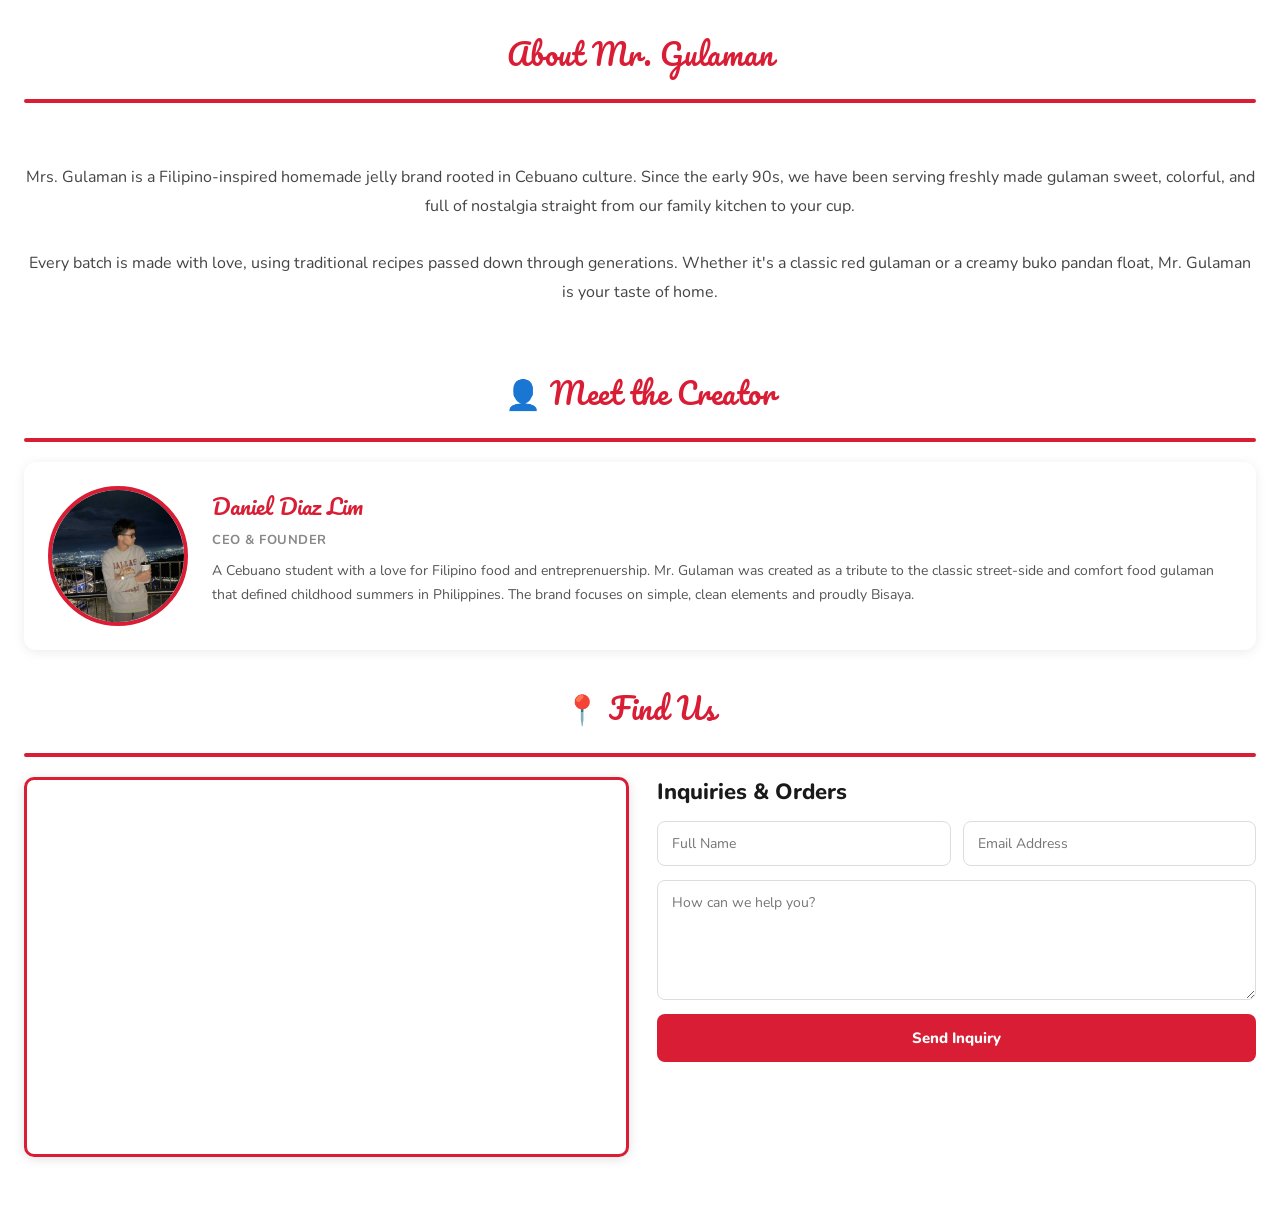
<file: about.html>
<!DOCTYPE html>
<html lang="en">
<head>
    <meta charset="UTF-8">
    <meta name="viewport" content="width=device-width, initial-scale=1.0">
    <link href="https://fonts.googleapis.com/css2?family=Nunito:wght@400;600;700;800&family=Pacifico&display=swap" rel="stylesheet">
    <link rel="stylesheet" href="stylehome.css">
    <title>About – Mr. Gulaman</title>

</head>
<body>

<!-- About / Introduction -->
    <p class="section-title">About Mr. Gulaman</p>
    <div class="divider"></div>

    <p class="about-text">
        Mrs. Gulaman is a Filipino-inspired homemade jelly brand rooted in Cebuano culture.
        Since the early 90s, we have been serving freshly made gulaman sweet, colorful,
        and full of nostalgia straight from our family kitchen to your cup.
        <br><br>
        Every batch is made with love, using traditional recipes passed down through generations.
        Whether it's a classic red gulaman or a creamy buko pandan float, Mr. Gulaman is
        your taste of home.
    </p>

<!-- Creator Section -->
    <p class="section-title">👤 Meet the Creator</p>
    <div class="divider"></div>

    <div class="creator-section">

        <img class="creator-photo" src="images/topspfp_Daniel.jpeg" alt="Dan Lim">

        <div class="creator-info">
            <span class="creator-name">Daniel Diaz Lim</span>
            <span class="creator-role">CEO & Founder</span>
            <p class="creator-bio">
                A Cebuano student with a love for Filipino food and entreprenuership.
                Mr. Gulaman was created as a tribute to the classic street-side
                and comfort food gulaman that defined childhood summers in Philippines.
                The brand focuses on simple, clean elements and proudly Bisaya.
            </p>
        </div>
    </div>

<!-- Location + Inquiries Section -->
<p class="section-title">📍 Find Us</p>
<div class="divider"></div>

<div class="map-contact-row">

<!-- LEFT: Map -->
    <div class="map-wrapper">
        <iframe
            src="https://www.google.com/maps/embed?pb=!1m18!1m12!1m3!1d62787.96788846428!2d123.8503848!3d10.3156992!2m3!1f0!2f0!3f0!3m2!1i1024!2i768!4f13.1!3m3!1m2!1s0x33a999258be87b71%3A0x5b8b9e2e1e1e1e1e!2sCebu%20City%2C%20Cebu!5e0!3m2!1sen!2sph!4v1700000000000"
            width="100%"
            height="100%"
            style="border:0; display:block;"
            allowfullscreen=""
            loading="lazy"
            referrerpolicy="no-referrer-when-downgrade">
        </iframe>
    </div>

<!-- RIGHT: Inquiry Form -->
        <div class="inquiry-box">
            <h2 class="inquiry-title">Inquiries & Orders</h2>

            <div class="inquiry-row">
                <input class="inquiry-input" type="text" placeholder="Full Name">
                <input class="inquiry-input" type="email" placeholder="Email Address">
            </div>

            <textarea class="inquiry-textarea" placeholder="How can we help you?"></textarea>

            <button class="inquiry-btn">Send Inquiry</button>
        </div>
    </div>

</body>
</html>
</file>
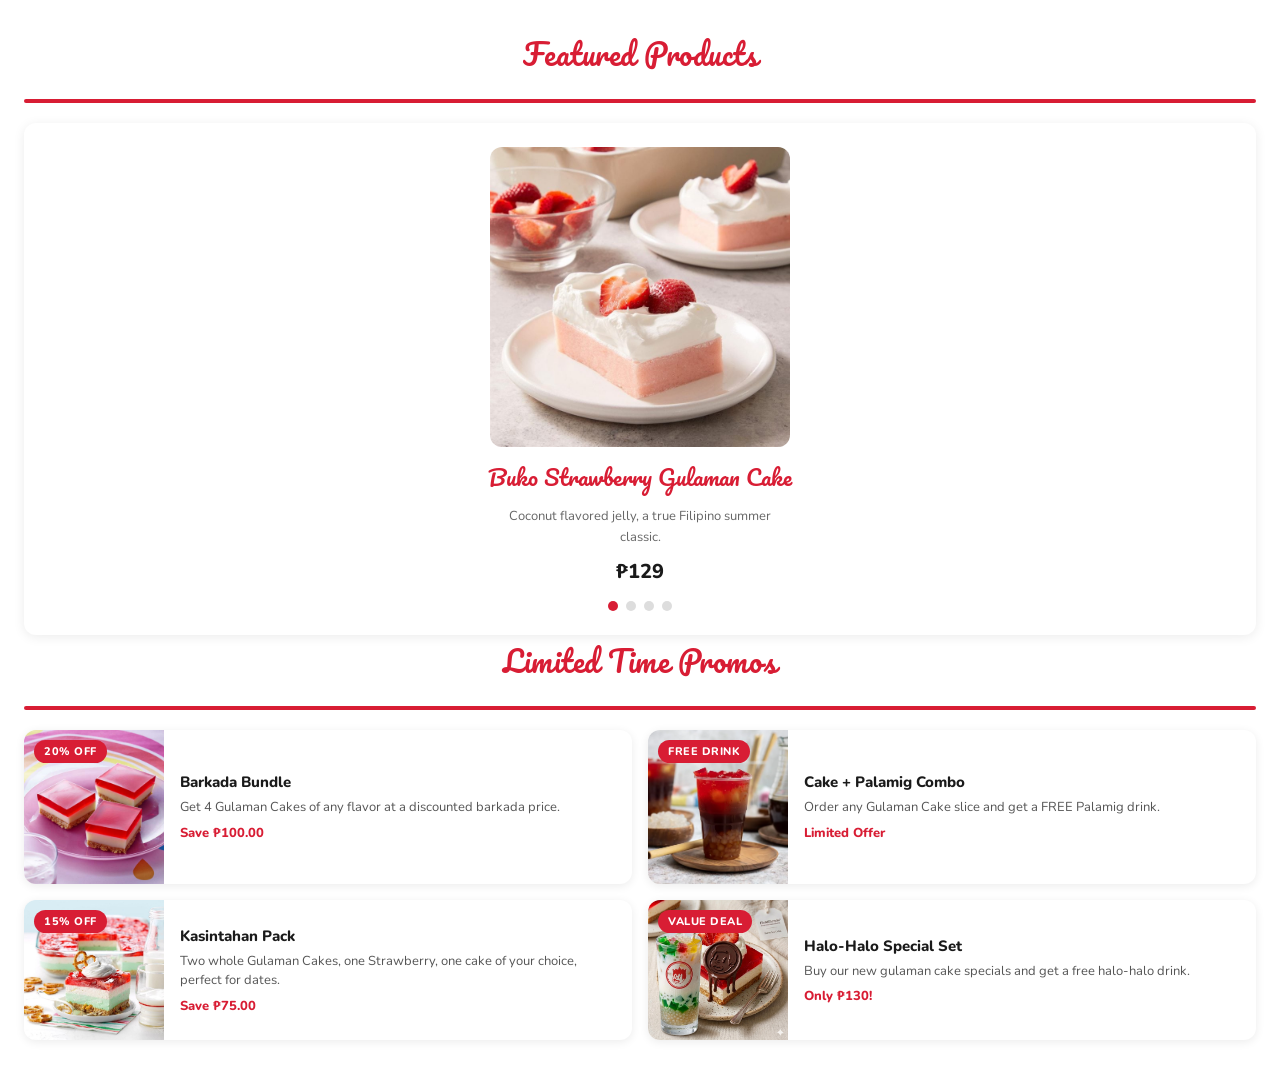
<file: home.html>
<!DOCTYPE html>
<html lang="en">
<head>
    <meta charset="UTF-8">
    <meta name="viewport" content="width=device-width, initial-scale=1.0">
    <link href="https://fonts.googleapis.com/css2?family=Nunito:wght@400;600;700;800&family=Pacifico&display=swap" rel="stylesheet">
    <link rel="stylesheet" href="stylehome.css">
    <title>Home – Mr. Gulaman</title>
</head>
<body>

    <!-- Featured Products Spotlight -->
    <p class="section-title">Featured Products</p>
    <div class="divider"></div>

    <div class="spotlight-wrapper">

        <div class="featured-card active" id="card-0">
            <img class="cycle-logo" src="images/gulaman3.jpg" width="100%" height="100%">
            <span class="product-name">Buko Strawberry Gulaman Cake</span>
            <p class="product-desc">Coconut flavored jelly, a true Filipino summer classic.</p>
            <span class="product-price">₱129</span>
        </div>

        <div class="featured-card" id="card-1">
            <img class="cycle-logo" src="images/featured1.png" width="100%" height="100%">
            <span class="product-name">Strawberry Gulaman Cake w/ Halo2x Drink</span>
            <p class="product-desc">Gulaman soaked in sweet strawberry base, creamy and indulgent. Paired with our signature Gulaman Drink.</p>
            <span class="product-price">₱149</span>
        </div>

        <div class="featured-card" id="card-2">
            <img class="cycle-logo" src="images/gulaman1.jpg" width="100%" height="100%">
            <span class="product-name">Classic Red Gulaman</span>
            <p class="product-desc">Strawberry flavored jelly, a true Filipino summer classic.</p>
            <span class="product-price">₱200</span>
        </div>

        <div class="featured-card" id="card-3">
            <img class="cycle-logo" src="images/samalamig.png" width="100%" height="100%">
            <span class="product-name">Samalamig</span>
            <p class="product-desc">Cold gulaman drink with sugar syrup, the perfect street-side refresher.</p>
            <span class="product-price">₱99</span>
        </div>

        <div class="dots">
            <div class="dot active" id="dot-0"></div>
            <div class="dot" id="dot-1"></div>
            <div class="dot" id="dot-2"></div>
            <div class="dot" id="dot-3"></div>
        </div>
    </div>

    <!-- Promos Section -->
    <p class="section-title">Limited Time Promos</p>
    <div class="divider"></div>

    <div class="promo-grid">

        <div class="promo-card">
            <div class="promo-img-wrap">
                <img src="images/feautured2_barkada.jpg" alt="Barkada Bundle">
                <span class="promo-tag">20% OFF</span>
            </div>
            <div class="promo-info">
                <h3>Barkada Bundle</h3>
                <p>Get 4 Gulaman Cakes of any flavor at a discounted barkada price.</p>
                <span class="promo-highlight">Save ₱100.00</span>
            </div>
        </div>

        <div class="promo-card">
            <div class="promo-img-wrap">
                <img src="images/samalamig.png" alt="Free Drink Promo">
                <span class="promo-tag">FREE DRINK</span>
            </div>
            <div class="promo-info">
                <h3>Cake + Palamig Combo</h3>
                <p>Order any Gulaman Cake slice and get a FREE Palamig drink.</p>
                <span class="promo-highlight">Limited Offer</span>
            </div>
        </div>

        <div class="promo-card">
            <div class="promo-img-wrap">
                <img src="images/gulaman7.jpg" alt="Fiesta Pack">
                <span class="promo-tag">15% OFF</span>
            </div>
            <div class="promo-info">
                <h3>Kasintahan Pack</h3>
                <p>Two whole Gulaman Cakes, one Strawberry, one cake of your choice, perfect for dates.</p>
                <span class="promo-highlight">Save ₱75.00</span>
            </div>
        </div>

        <div class="promo-card">
            <div class="promo-img-wrap">
                <img src="images/featured1.png" alt="Halo-Halo Deal">
                <span class="promo-tag">VALUE DEAL</span>
            </div>
            <div class="promo-info">
                <h3>Halo-Halo Special Set</h3>
                <p>Buy our new gulaman cake specials and get a free halo-halo drink.</p>
                <span class="promo-highlight">Only ₱130!</span>
            </div>
        </div>

    </div>

    <script src="script.js"></script>

</body>
</html>
</file>
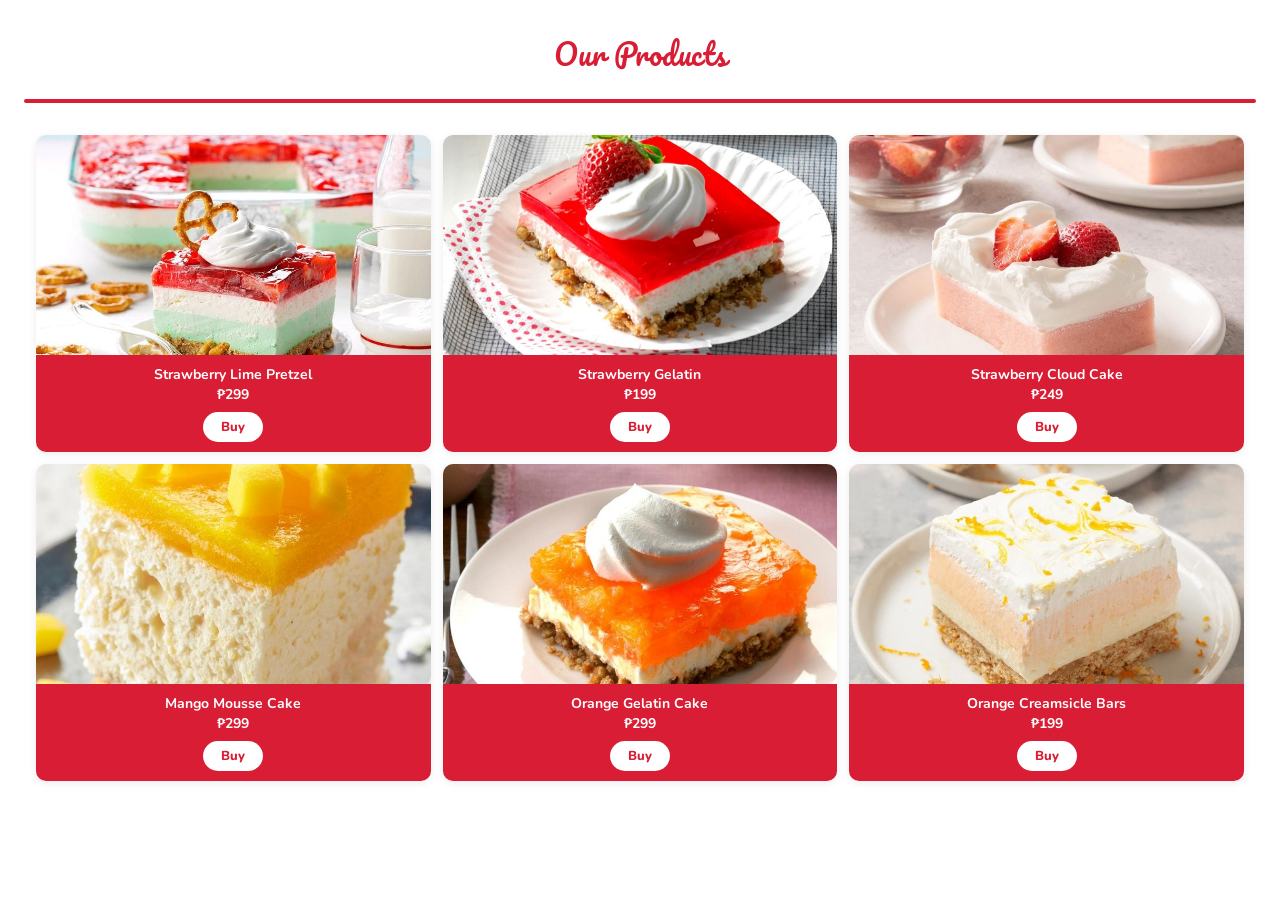
<file: products.html>
<!DOCTYPE html>
<html lang="en">
    <head>
        <meta charset="UTF-8">
        <meta name="viewport" content="width=device-width, initial-scale=1.0">
        <link href="https://fonts.googleapis.com/css2?family=Nunito:wght@400;600;700;800&family=Pacifico&display=swap" rel="stylesheet">
        <link rel="stylesheet" href="stylehome.css">
        <link rel="stylesheet" href="products.css">
        <title>Products – Mr. Gulaman</title>
    </head>
<body>

    <p class="section-title">Our Products</p>
    <div class="divider"></div>

    <table class="grid-table">
        <tr>
            <td class="product-cell">
                <img src="images/gulaman7.jpg" alt="Strawberry Lime Pretzel">
                <div class="info-cell">
                    <p>Strawberry Lime Pretzel<br>₱299</p>
                    <button type="button" class="buy-btn">Buy</button>
                </div>
            </td>
            <td class="product-cell">
                <img src="images/gulaman2.jpg" alt="Strawberry Gelatin">
                <div class="info-cell">
                    <p>Strawberry Gelatin<br>₱199</p>
                    <button type="button" class="buy-btn">Buy</button>
                </div>
            </td>
            <td class="product-cell">
                <img src="images/gulaman3.jpg" alt="Strawberry Cloud Cake">
                <div class="info-cell">
                    <p>Strawberry Cloud Cake<br>₱249</p>
                    <button type="button" class="buy-btn">Buy</button>
                </div>
            </td>
        </tr>
        <tr>
            <td class="product-cell">
                <img src="images/gulaman4.jpg" alt="Mango Mousse Cake">
                <div class="info-cell">
                    <p>Mango Mousse Cake<br>₱299</p>
                    <button type="button" class="buy-btn">Buy</button>
                </div>
            </td>
            <td class="product-cell">
                <img src="images/gulaman5.jpg" alt="Orange Gelatin Cake">
                <div class="info-cell">
                    <p>Orange Gelatin Cake<br>₱299</p>
                    <button type="button" class="buy-btn">Buy</button>
                </div>
            </td>
            <td class="product-cell">
                <img src="images/gulaman6.jpg" alt="Orange Creamsicle Bars">
                <div class="info-cell">
                    <p>Orange Creamsicle Bars<br>₱199</p>
                    <button type="button" class="buy-btn">Buy</button>
                </div>
            </td>
        </tr>
    </table>

</body>
</html>
</file>
<file: stylehome.css>
/* ===============================
   stylehome.css  —  Mr. Gulaman
   =============================== */

* {
    box-sizing: border-box;
    margin: 0;
    padding: 0;
}

body {
    font-family: 'Nunito', sans-serif;
    background-color: #ffffff;
    color: #1a1a1a;
    padding: 28px 24px;
}

.section-title {
    font-family: 'Pacifico', cursive;
    font-size: 29px;
    color: #D81D34;
    margin-bottom: 18px;
    letter-spacing: 0.5px;
    justify-content: center;
    display: flex;
}

.divider {
    width: 100%;
    max-width: 1840px;
    height: 4px;
    background-color: #D81D34;
    border-radius: 4px;
    margin: 20px auto;
    display: flex;
    justify-content: center;
    align-items: center;
}

/* ========================
   PRODUCT TABLE
   ======================== */
.product-table {
    width: 100%;
    border-collapse: collapse;
    background-color: #FFFFFF;
    border-radius: 10px;
    overflow: hidden;
    box-shadow: 0 2px 12px rgba(0,0,0,0.08);
}

.product-table thead {
    background-color: #D81D34;
    color: #FFFFFF;
}

.product-table th {
    padding: 14px 20px;
    font-size: 15px;
    font-weight: 800;
    letter-spacing: 0.5px;
    text-align: left;
}

.product-table td {
    padding: 14px 20px;
    font-size: 14px;
    font-weight: 600;
    border-bottom: 1px solid #f0e8e0;
    vertical-align: middle;
}

.product-table tbody tr:nth-child(even) {
    background-color: #fff3ed;
}

.product-table tbody tr {
    transition: background-color 0.2s ease;
}

.product-table tbody tr:hover {
    background-color: #ffe0e4;
}

.product-table .price {
    font-size: 15px;
    font-weight: 800;
    color: #D81D34;
}

/* ========================
   PROMO BADGE
   ======================== */
.promo-badge {
    display: inline-block;
    background-color: #D81D34;
    color: #FFFFFF;
    font-size: 12px;
    font-weight: 800;
    padding: 3px 10px;
    border-radius: 20px;
    letter-spacing: 0.5px;
    margin-bottom: 6px;
}

/* ========================
   HERO BANNER
   ======================== */
.hero {
    background-color: #D81D34;
    color: white;
    border-radius: 12px;
    padding: 32px 28px;
    margin-bottom: 32px;
    text-align: center;
}

.hero h1 {
    font-family: 'Pacifico', cursive;
    font-size: 30px;
    margin-bottom: 8px;
}

.hero p {
    font-size: 15px;
    opacity: 0.9;
    line-height: 1.6;
}

.hero-emoji {
    width: 200px;
    height: 200px;
    font-size: 48px;
    display: block;
    margin-bottom: 10px;
}

/* ========================
   PROMO GRID (home.html)
   ======================== */
.promo-grid {
    display: grid;
    grid-template-columns: 1fr 1fr;
    gap: 16px;
    margin-top: 20px;
}

/* Each promo card: image left, text right */
.promo-card {
    display: flex;
    background: white;
    border-radius: 12px;
    box-shadow: 0 2px 10px rgba(0,0,0,0.08);
    overflow: hidden;
    transition: transform 0.2s ease, box-shadow 0.2s ease;
}

.promo-card:hover {
    transform: translateY(-4px);
    box-shadow: 0 8px 20px rgba(0,0,0,0.12);
}

/* Image wrapper — holds image + badge together */
.promo-img-wrap {
    position: relative;
    width: 140px;
    flex-shrink: 0;
}

.promo-img-wrap img {
    width: 100%;
    height: 100%;
    object-fit: cover;
    display: block;
}

/* Badge on top of image */
.promo-tag {
    position: absolute;
    top: 10px;
    left: 10px;
    background-color: #D81D34;
    color: white;
    font-family: 'Nunito', sans-serif;
    font-size: 11px;
    font-weight: 800;
    padding: 4px 10px;
    border-radius: 20px;
    letter-spacing: 0.5px;
}

/* Text side of the card */
.promo-info {
    padding: 16px;
    display: flex;
    flex-direction: column;
    justify-content: center;
    gap: 6px;
}

.promo-info h3 {
    font-size: 15px;
    font-weight: 800;
    color: #1a1a1a;
}

.promo-info p {
    font-size: 13px;
    color: #555;
    line-height: 1.5;
}

.promo-highlight {
    font-size: 13px;
    font-weight: 800;
    color: #D81D34;
}

/* ========================
   FEATURED PRODUCT SPOTLIGHT
   ======================== */
.cycle-logo {
    width: 300px;
    height: auto;
    max-height: 300px;
    border-radius: 12px;
    animation: bounce 1s ease 0.5s both;
}

.promo-logo {
    font-size: 42px;
    width: 500px;
    height: 500px;
    padding: 10px;
    border-radius: 90px;
    line-height: 1;
    animation: bounce 1s ease 0.5s both;
}

.spotlight-wrapper {
    background: white;
    border-radius: 12px;
    padding: 24px 20px;
    box-shadow: 0 2px 12px rgba(0,0,0,0.08);
    text-align: center;
    min-height: 100px;
}

.featured-card {
    display: none;
    flex-direction: column;
    align-items: center;
    gap: 10px;
    animation: fadeIn 0.6s ease;
}

.featured-card.active {
    display: flex;
}

@keyframes fadeIn {
    from { opacity: 0; transform: translateY(10px); }
    to   { opacity: 1; transform: translateY(0); }
}

.featured-card .product-emoji {
    font-size: 64px;
}

.featured-card .product-name {
    font-family: 'Pacifico', cursive;
    font-size: 22px;
    color: #D81D34;
}

.featured-card .product-desc {
    font-size: 13px;
    color: #666;
    max-width: 280px;
    line-height: 1.6;
}

.featured-card .product-price {
    font-size: 20px;
    font-weight: 800;
    color: #1a1a1a;
}

/* Dot indicators */
.dots {
    display: flex;
    justify-content: center;
    gap: 8px;
    margin-top: 16px;
}

.dot {
    width: 10px;
    height: 10px;
    border-radius: 50%;
    background: #ddd;
    transition: background 0.3s ease;
}

.dot.active {
    background: #D81D34;
}

/* ========================
   ABOUT PAGE
   ======================== */
.about-text {
    text-align: center;
    font-size: medium;
    margin: 0 auto;
    margin-bottom: 60px;
    margin-top: 60px;
    line-height: 1.8;
    color: #444;
}

.creator-section {
    display: flex;
    align-items: flex-start;
    gap: 24px;
    background-color: white;
    border-radius: 12px;
    padding: 24px;
    box-shadow: 0 2px 12px rgba(0,0,0,0.08);
    margin-bottom: 32px;
}

.creator-photo {
    width: 140px;
    height: 140px;
    object-fit: cover;
    border-radius: 50%;
    border: 4px solid #D81D34;
    flex-shrink: 0;
}

.creator-info {
    display: flex;
    flex-direction: column;
    justify-content: center;
}

.creator-name {
    font-family: 'Pacifico', cursive;
    font-size: 22px;
    color: #D81D34;
    margin-bottom: 6px;
}

.creator-role {
    font-size: 13px;
    font-weight: 700;
    color: #888;
    letter-spacing: 0.5px;
    margin-bottom: 10px;
    text-transform: uppercase;
}

.creator-bio {
    font-size: 14px;
    color: #555;
    line-height: 1.7;
}

/* Map + Inquiry side by side */
.map-contact-row {
    display: flex;
    gap: 28px;
    align-items: stretch;
    margin-bottom: 32px;
}

.map-wrapper {
    flex: 1;
    min-height: 380px;
    border-radius: 10px;
    overflow: hidden;
    box-shadow: 0 2px 12px rgba(0,0,0,0.12);
    border: 3px solid #D81D34;
}

.inquiry-box {
    flex: 1;
    display: flex;
    flex-direction: column;
    gap: 14px;
}

.inquiry-title {
    font-family: 'Nunito', sans-serif;
    font-size: 22px;
    font-weight: 800;
    color: #1a1a1a;
}

.inquiry-row {
    display: flex;
    gap: 12px;
}

.inquiry-input {
    flex: 1;
    padding: 12px 14px;
    border: 1px solid #ddd;
    border-radius: 8px;
    font-family: 'Nunito', sans-serif;
    font-size: 14px;
    outline: none;
}

.inquiry-input:focus {
    border-color: #D81D34;
}

.inquiry-textarea {
    width: 100%;
    height: 120px;
    padding: 12px 14px;
    border: 1px solid #ddd;
    border-radius: 8px;
    font-family: 'Nunito', sans-serif;
    font-size: 14px;
    resize: vertical;
    outline: none;
}

.inquiry-textarea:focus {
    border-color: #D81D34;
}

.inquiry-btn {
    width: 100%;
    padding: 14px;
    background-color: #D81D34;
    color: white;
    border: none;
    border-radius: 8px;
    font-family: 'Nunito', sans-serif;
    font-size: 15px;
    font-weight: 800;
    cursor: pointer;
    transition: background-color 0.2s ease;
}

.inquiry-btn:hover {
    background-color: #a61527;
}

/* Mobile: stack promo grid to 1 column */
@media (max-width: 600px) {
    .promo-grid {
        grid-template-columns: 1fr;
    }
}
</file>
<file: products.css>
/* ===============================
   products.css  —  Mr. Gulaman
   =============================== */

.grid-table {
    width: 100%;
    border-collapse: separate;
    border-spacing: 12px;
    text-align: center;
}

/* Each product is one self-contained card */
.product-cell {
    background-color: #fff;
    border-radius: 10px;
    box-shadow: 0 2px 8px rgba(0,0,0,0.08);
    overflow: hidden;
    vertical-align: top;
    transition: transform 0.25s ease, box-shadow 0.25s ease;
}

.product-cell:hover {
    transform: translateY(-6px);
    box-shadow: 0 8px 20px rgba(0,0,0,0.15);
}

/* Product image */
.product-cell img {
    width: 100%;
    height: 220px;
    object-fit: cover;
    display: block;
}

/* Red info bar inside each card */
.info-cell {
    background-color: #D81D34;
    color: white;
    font-family: 'Nunito', sans-serif;
    font-size: 14px;
    font-weight: 700;
    padding: 10px 8px;
}

.info-cell p {
    margin-bottom: 8px;
    line-height: 1.4;
}

/* Buy button */
.buy-btn {
    background-color: white;
    color: #D81D34;
    border: none;
    padding: 6px 18px;
    border-radius: 20px;
    font-family: 'Nunito', sans-serif;
    font-size: 13px;
    font-weight: 800;
    cursor: pointer;
    transition: background-color 0.2s ease, color 0.2s ease;
}

.buy-btn:hover {
    background-color: #a61527;
    color: white;
}

/* ========================
   MOBILE: stack into 1 column
   ======================== */
@media (max-width: 600px) {

    .grid-table,
    .grid-table tbody,
    .grid-table tr,
    .grid-table td {
        display: block;
        width: 100%;
    }

    .product-cell {
        margin-bottom: 16px;
    }
}
</file>
